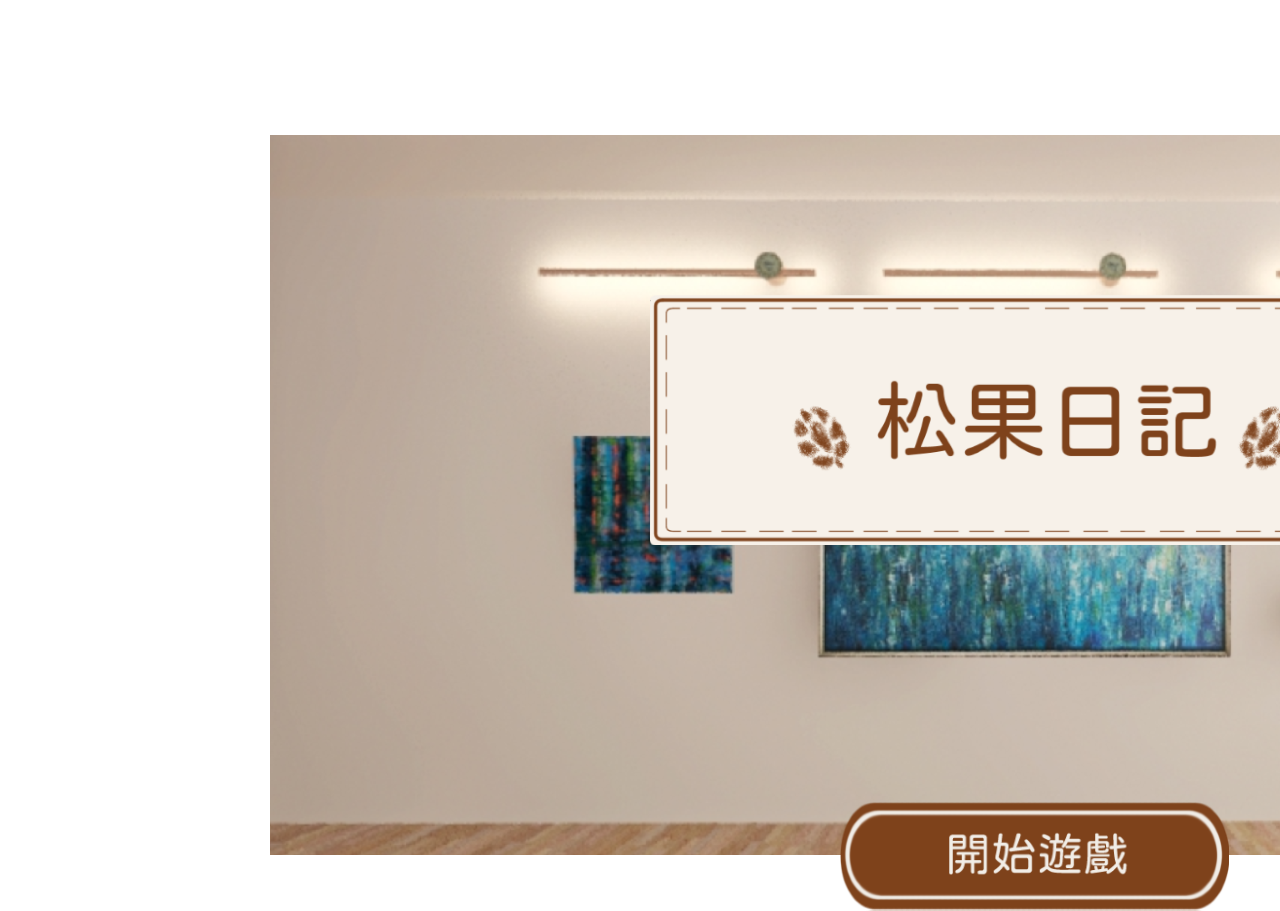
<file: index.html>
<!DOCTYPE html>
<html lang="zh-TW">

<head>
    <meta charset="UTF-8">
    <meta name="viewport" content="width=device-width, initial-scale=1.0">
    <meta http-equiv="X-UA-Compatible" content="ie=edge">
    <title>圖片的版面練習</title>

    <link rel="stylesheet" href="https://stackpath.bootstrapcdn.com/bootstrap/4.4.1/css/bootstrap.min.css"
        integrity="sha384-Vkoo8x4CGsO3+Hhxv8T/Q5PaXtkKtu6ug5TOeNV6gBiFeWPGFN9MuhOf23Q9Ifjh" crossorigin="anonymous">
    <link href="https://cdn.bootcdn.net/ajax/libs/font-awesome/5.13.0/css/all.css" rel="stylesheet">
    <link rel="stylesheet" href="./css/img.css">
</head>

<body>
    <!-- <img src="./img/01.jpg" alt="燈塔"> -->


    <div id="box1">



        <div id="box">
            <div class="jour">
                <!-- <audio controls autoplay loop>

                    <source src="/松果/y2mate.com - 可愛 (Cute) _ Bensound 免費音樂庫 (No Copyright Music)_4Y7mnTrvWgc.mp3"
                        type="audio/mpeg">
                    Your browser does not support the audio element.
                </audio> -->
            </div>
            <div class="img-squre img-place">

            </div>

            <div class="img-triangle img-things">
                <a href="phone1.html" target="_blank" style="width: 100%;height: 100%;display: block;" class="link"></a>
            </div>

            <div class="img-food img-food1">

            </div>
            <div class="img-paper img-paper1">
                <a href="https://discordapp.com/" target="_blank" style="width: 100%;height: 100%;display: block;"
                    class="link"></a>
            </div>
            <div class="img-anime img-anime1">
                <a href="https://ani.gamer.com.tw/" target="_blank" style="width: 100%;height: 100%;display: block;"
                    class="link"></a>
            </div>
        </div>


        <script src="https://code.jquery.com/jquery-3.5.1.slim.min.js"
            integrity="sha384-DfXdz2htPH0lsSSs5nCTpuj/zy4C+OGpamoFVy38MVBnE+IbbVYUew+OrCXaRkfj" crossorigin="anonymous">
        </script>
        <script src="https://cdn.jsdelivr.net/npm/popper.js@1.16.0/dist/umd/popper.min.js"
            integrity="sha384-Q6E9RHvbIyZFJoft+2mJbHaEWldlvI9IOYy5n3zV9zzTtmI3UksdQRVvoxMfooAo" crossorigin="anonymous">
        </script>
        <script src="https://stackpath.bootstrapcdn.com/bootstrap/4.5.0/js/bootstrap.min.js"
            integrity="sha384-OgVRvuATP1z7JjHLkuOU7Xw704+h835Lr+6QL9UvYjZE3Ipu6Tp75j7Bh/kR0JKI" crossorigin="anonymous">
        </script>
        <script src="./js/phone.js"></script>
</body>

</html>
</file>
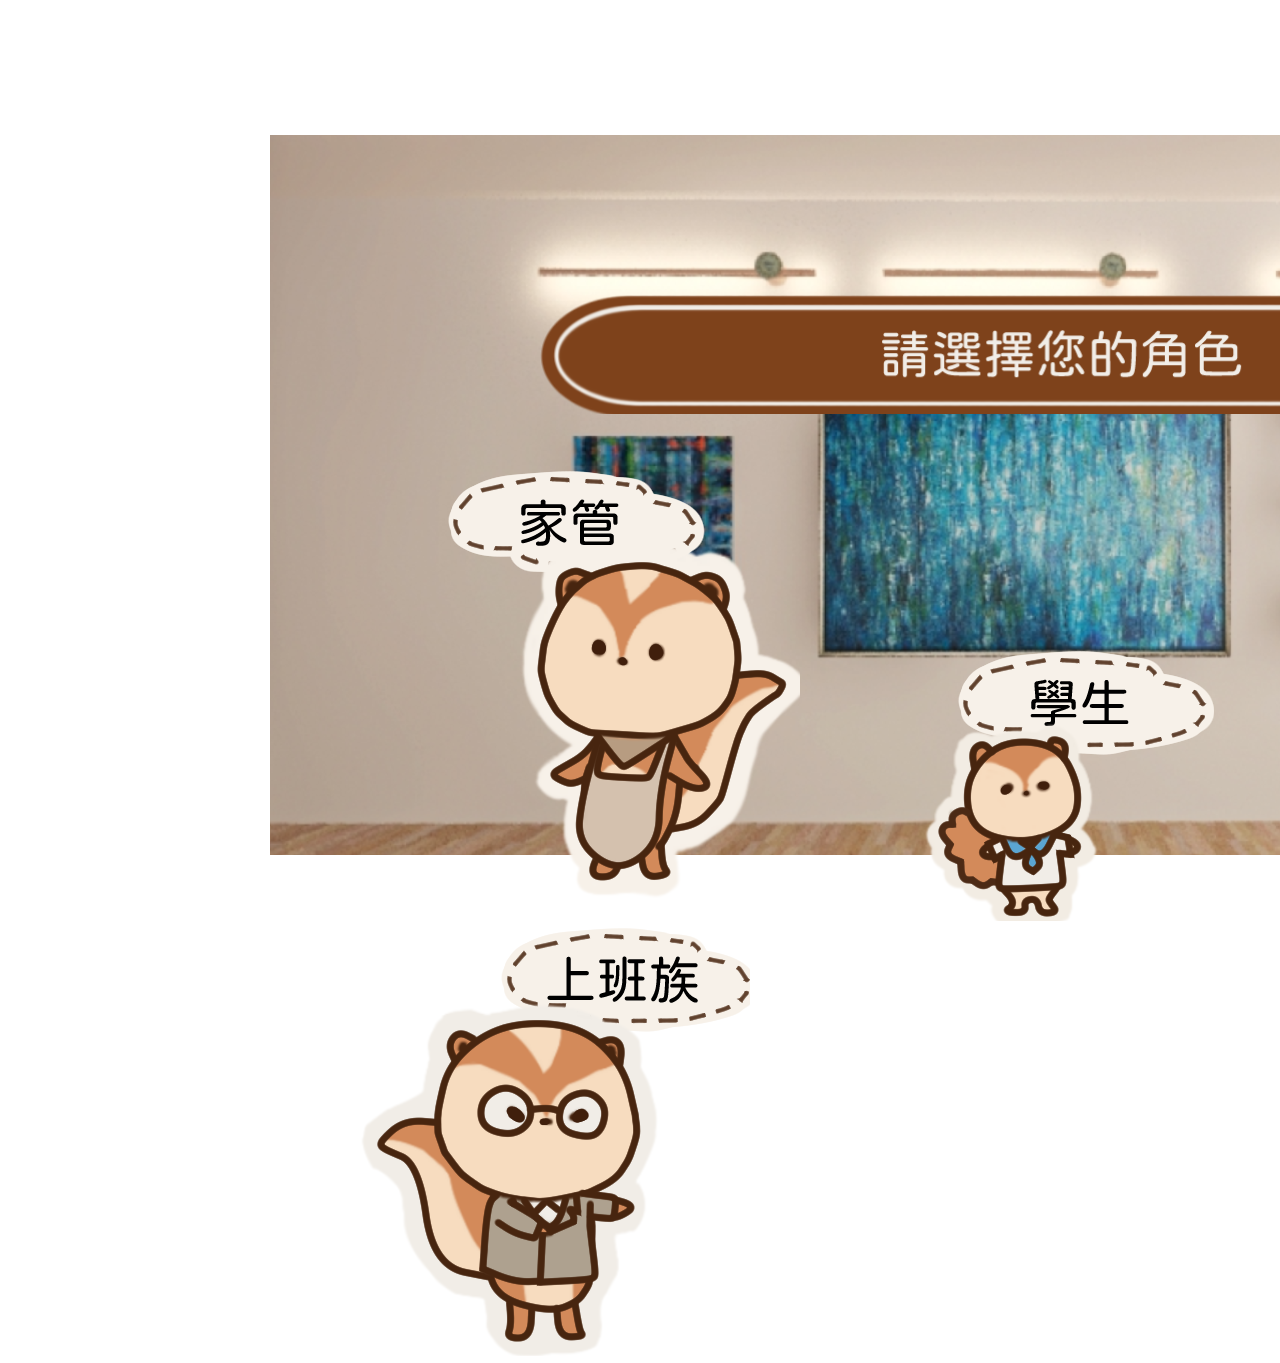
<file: phone1.html>
<!DOCTYPE html>
<html lang="zh-TW">

<head>
    <meta charset="UTF-8">
    <meta name="viewport" content="width=device-width, initial-scale=1.0">
    <meta http-equiv="X-UA-Compatible" content="ie=edge">
    <title>圖片的版面練習</title>
    <link rel="stylesheet" href="https://stackpath.bootstrapcdn.com/bootstrap/4.4.1/css/bootstrap.min.css"
        integrity="sha384-Vkoo8x4CGsO3+Hhxv8T/Q5PaXtkKtu6ug5TOeNV6gBiFeWPGFN9MuhOf23Q9Ifjh" crossorigin="anonymous">
    <link href="https://cdn.bootcdn.net/ajax/libs/font-awesome/5.13.0/css/all.css" rel="stylesheet">
    <link rel="stylesheet" href="./css/img1.css">
</head>

<body>
    <!-- <img src="./img/01.jpg" alt="燈塔"> -->


    <div id="box1">



        <div id="box">
            <div class="jour">

            </div>
            <div class="img-squre img-place">

            </div>

            <div class="img-triangle img-things">
                <a href="phone2.html" target="_blank" style="width: 100%;height: 100%;display: block;" class="link"></a>
            </div>
            <div class="img-triangle1 img-things1">

            </div>
            <div class="img-triangle2 img-things2">

            </div>
        </div>

        <div class="img-youtube img-youtube1">
            <a href="https://www.youtube.com/" target="_blank" style="width: 100%;height: 100%;display: block;"
                class="link"></a>
        </div>
        <div class="img-net img-net1">
            <a href="https://www.youtube.com/" target="_blank" style="width: 100%;height: 100%;display: block;"
                class="link"></a>
        </div>
        <div class="img-food img-food1">
            <a href="https://www.foodpanda.com.tw/" target="_blank" style="width: 100%;height: 100%;display: block;"
                class="link"></a>
        </div>
        <div class="img-paper img-paper1">
            <a href="https://discordapp.com/" target="_blank" style="width: 100%;height: 100%;display: block;"
                class="link"></a>
        </div>
        <div class="img-anime img-anime1">
            <a href="https://ani.gamer.com.tw/" target="_blank" style="width: 100%;height: 100%;display: block;"
                class="link"></a>
        </div>
    </div>


    <script src="https://code.jquery.com/jquery-3.4.1.slim.min.js"
        integrity="sha384-J6qa4849blE2+poT4WnyKhv5vZF5SrPo0iEjwBvKU7imGFAV0wwj1yYfoRSJoZ+n" crossorigin="anonymous">
    </script>
    <script src="https://cdn.jsdelivr.net/npm/popper.js@1.16.0/dist/umd/popper.min.js"
        integrity="sha384-Q6E9RHvbIyZFJoft+2mJbHaEWldlvI9IOYy5n3zV9zzTtmI3UksdQRVvoxMfooAo" crossorigin="anonymous">
    </script>
    <script src="https://stackpath.bootstrapcdn.com/bootstrap/4.4.1/js/bootstrap.min.js"
        integrity="sha384-wfSDF2E50Y2D1uUdj0O3uMBJnjuUD4Ih7YwaYd1iqfktj0Uod8GCExl3Og8ifwB6" crossorigin="anonymous">
    </script>
    <script src="https://code.jquery.com/jquery-3.5.1.js"></script>
</body>

</html>
</file>
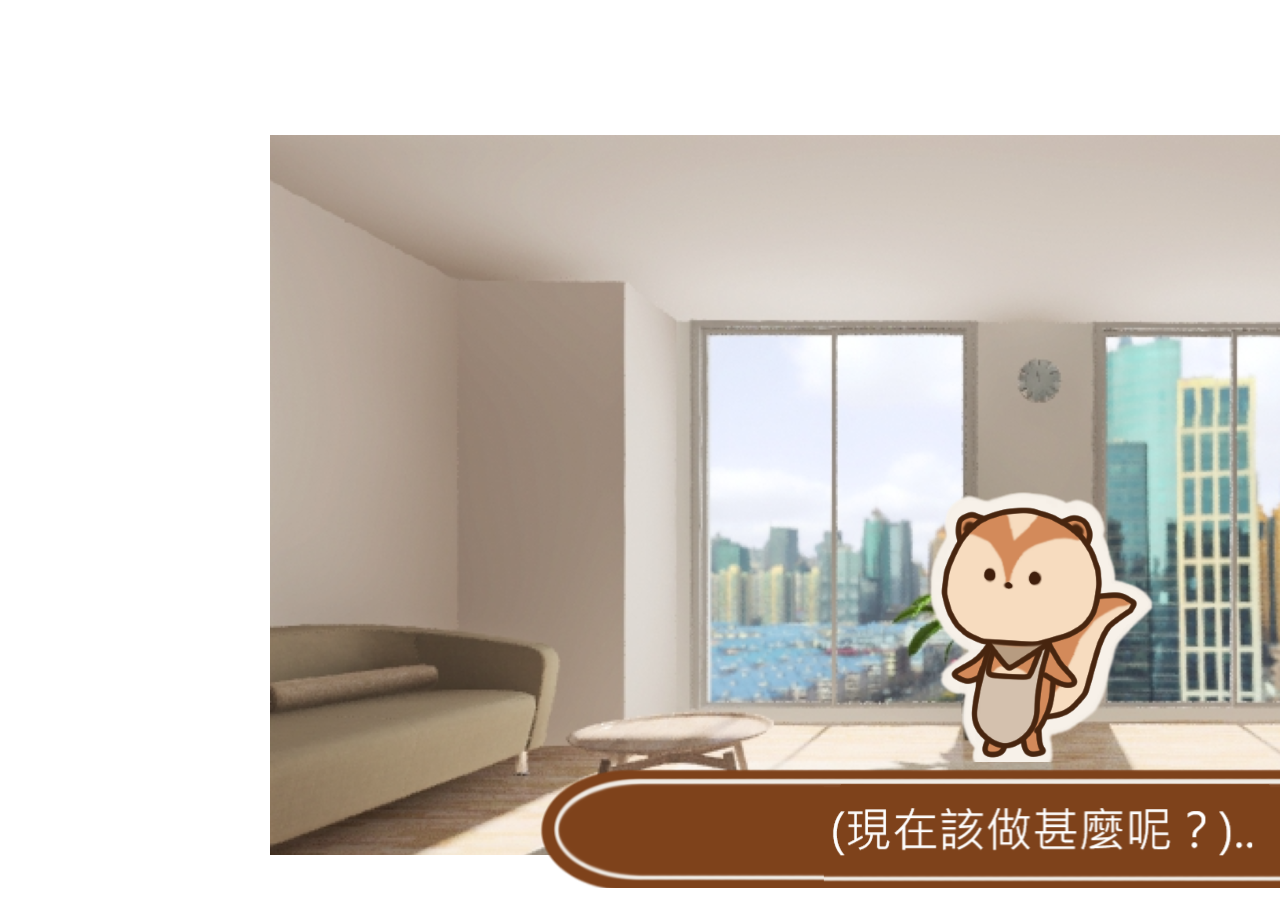
<file: phone2.html>
<!DOCTYPE html>
<html lang="zh-TW">

<head>
    <meta charset="UTF-8">
    <meta name="viewport" content="width=device-width, initial-scale=1.0">
    <meta http-equiv="X-UA-Compatible" content="ie=edge">
    <title>圖片的版面練習</title>
    <link rel="stylesheet" href="https://stackpath.bootstrapcdn.com/bootstrap/4.4.1/css/bootstrap.min.css"
        integrity="sha384-Vkoo8x4CGsO3+Hhxv8T/Q5PaXtkKtu6ug5TOeNV6gBiFeWPGFN9MuhOf23Q9Ifjh" crossorigin="anonymous">
    <link href="https://cdn.bootcdn.net/ajax/libs/font-awesome/5.13.0/css/all.css" rel="stylesheet">
    <link rel="stylesheet" href="./css/img2.css">

</head>

<body>
    <!-- <img src="./img/01.jpg" alt="燈塔"> -->


    <div id="box1">



        <div id="box">
            <div id="data" style="display: inline-block;">

            </div>
            <div class="img-things1 img-triangle1" id="man">

            </div>
            <div id="data1" style="display: inline-block;">

            </div>
            <div class="img-triangle img-things" id="main">

            </div>
            <div class="img-squre img-place">

            </div>
        </div>

        <div class="img-youtube img-youtube1">
            <a href="https://www.youtube.com/" target="_blank" style="width: 100%;height: 100%;display: block;"
                class="link"></a>
        </div>
        <div class="img-net img-net1">
            <a href="https://www.youtube.com/" target="_blank" style="width: 100%;height: 100%;display: block;"
                class="link"></a>
        </div>
        <div class="img-food img-food1">
            <a href="https://www.foodpanda.com.tw/" target="_blank" style="width: 100%;height: 100%;display: block;"
                class="link"></a>
        </div>
        <div class="img-paper img-paper1">
            <a href="https://discordapp.com/" target="_blank" style="width: 100%;height: 100%;display: block;"
                class="link"></a>
        </div>
        <div class="img-anime img-anime1">
            <a href="https://ani.gamer.com.tw/" target="_blank" style="width: 100%;height: 100%;display: block;"
                class="link"></a>
        </div>
    </div>


    <script src="https://code.jquery.com/jquery-3.4.1.slim.min.js"
        integrity="sha384-J6qa4849blE2+poT4WnyKhv5vZF5SrPo0iEjwBvKU7imGFAV0wwj1yYfoRSJoZ+n" crossorigin="anonymous">
    </script>
    <script src="https://cdn.jsdelivr.net/npm/popper.js@1.16.0/dist/umd/popper.min.js"
        integrity="sha384-Q6E9RHvbIyZFJoft+2mJbHaEWldlvI9IOYy5n3zV9zzTtmI3UksdQRVvoxMfooAo" crossorigin="anonymous">
    </script>
    <script src="https://stackpath.bootstrapcdn.com/bootstrap/4.4.1/js/bootstrap.min.js"
        integrity="sha384-wfSDF2E50Y2D1uUdj0O3uMBJnjuUD4Ih7YwaYd1iqfktj0Uod8GCExl3Og8ifwB6" crossorigin="anonymous">
    </script>
    <script src="https://code.jquery.com/jquery-3.5.1.js"></script>
    <script src="./js/phone.js"></script>
</body>

</html>
</file>
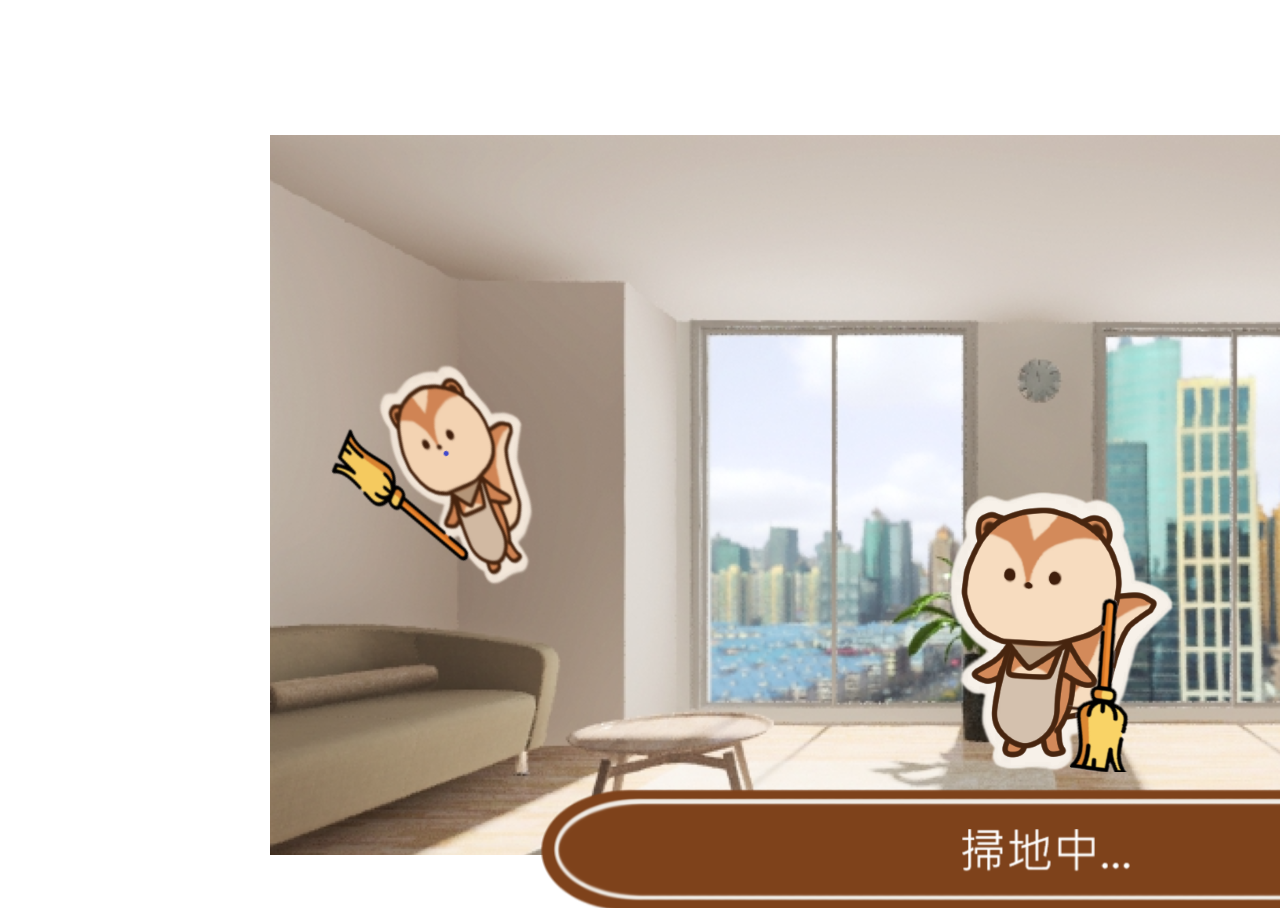
<file: phone3.html>
<!DOCTYPE html>
<html lang="zh-TW">

<head>
    <meta charset="UTF-8">
    <meta name="viewport" content="width=device-width, initial-scale=1.0">
    <meta http-equiv="X-UA-Compatible" content="ie=edge">
    <title>圖片的版面練習</title>
    <link rel="stylesheet" href="https://stackpath.bootstrapcdn.com/bootstrap/4.4.1/css/bootstrap.min.css"
        integrity="sha384-Vkoo8x4CGsO3+Hhxv8T/Q5PaXtkKtu6ug5TOeNV6gBiFeWPGFN9MuhOf23Q9Ifjh" crossorigin="anonymous">
    <link href="https://cdn.bootcdn.net/ajax/libs/font-awesome/5.13.0/css/all.css" rel="stylesheet">
    <link rel="stylesheet" href="./css/img3.css">

</head>

<body>
    <!-- <img src="./img/01.jpg" alt="燈塔"> -->


    <div id="box1">



        <div id="box">
            <div id="data" style="display: inline-block;">

            </div>
            <div class="img-things1 img-triangle1" id="man">

            </div>
            <div id="data1" style="display: inline-block;">

            </div>
            <div class="img-triangle img-things" id="main">
                <img src="./pcone/打掃.png" alt="">
            </div>



            <div class="img-squre img-place">

            </div>



        </div>

        <div class="img-youtube img-youtube1">
            <a href="https://www.youtube.com/" target="_blank" style="width: 100%;height: 100%;display: block;"
                class="link"></a>
        </div>
        <div class="img-net img-net1">
            <a href="https://www.youtube.com/" target="_blank" style="width: 100%;height: 100%;display: block;"
                class="link"></a>
        </div>
        <div class="img-food img-food1">
            <a href="https://www.foodpanda.com.tw/" target="_blank" style="width: 100%;height: 100%;display: block;"
                class="link"></a>
        </div>
        <div class="img-paper img-paper1">
            <a href="https://discordapp.com/" target="_blank" style="width: 100%;height: 100%;display: block;"
                class="link"></a>
        </div>
        <div class="img-anime img-anime1">
            <a href="https://ani.gamer.com.tw/" target="_blank" style="width: 100%;height: 100%;display: block;"
                class="link"></a>
        </div>
    </div>


    <script src="https://code.jquery.com/jquery-3.4.1.slim.min.js"
        integrity="sha384-J6qa4849blE2+poT4WnyKhv5vZF5SrPo0iEjwBvKU7imGFAV0wwj1yYfoRSJoZ+n" crossorigin="anonymous">
    </script>
    <script src="https://cdn.jsdelivr.net/npm/popper.js@1.16.0/dist/umd/popper.min.js"
        integrity="sha384-Q6E9RHvbIyZFJoft+2mJbHaEWldlvI9IOYy5n3zV9zzTtmI3UksdQRVvoxMfooAo" crossorigin="anonymous">
    </script>
    <script src="https://stackpath.bootstrapcdn.com/bootstrap/4.4.1/js/bootstrap.min.js"
        integrity="sha384-wfSDF2E50Y2D1uUdj0O3uMBJnjuUD4Ih7YwaYd1iqfktj0Uod8GCExl3Og8ifwB6" crossorigin="anonymous">
    </script>
    <script src="https://code.jquery.com/jquery-3.5.1.js"></script>
    <script src="./js/phone2.js"></script>
</body>

</html>
</file>
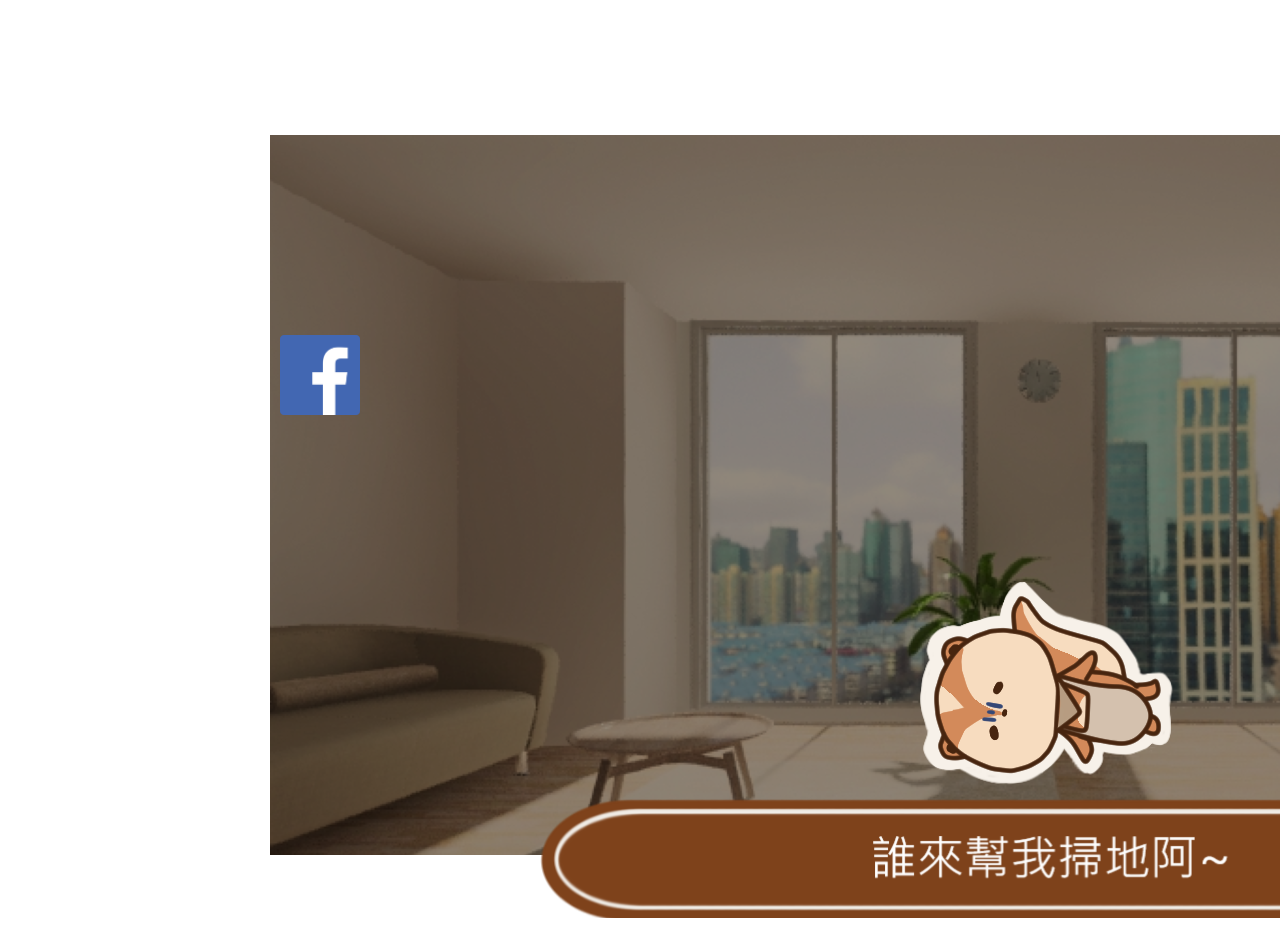
<file: phone4.html>
<!DOCTYPE html>
<html lang="zh-TW">

<head>
    <meta charset="UTF-8">
    <meta name="viewport" content="width=device-width, initial-scale=1.0">
    <meta http-equiv="X-UA-Compatible" content="ie=edge">
    <title>圖片的版面練習</title>
    <link rel="stylesheet" href="https://stackpath.bootstrapcdn.com/bootstrap/4.4.1/css/bootstrap.min.css"
        integrity="sha384-Vkoo8x4CGsO3+Hhxv8T/Q5PaXtkKtu6ug5TOeNV6gBiFeWPGFN9MuhOf23Q9Ifjh" crossorigin="anonymous">
    <link href="https://cdn.bootcdn.net/ajax/libs/font-awesome/5.13.0/css/all.css" rel="stylesheet">
    <link rel="stylesheet" href="./css/img4.css">

</head>

<body>
    <!-- <img src="./img/01.jpg" alt="燈塔"> -->


    <div id="box1">



        <div id="box">
            <div class="img-things1 img-triangle1" id="man">

            </div>
            <div id="data" style="display: inline-block;">

            </div>

            <div class="img-triangle img-things" id="main">

                <img src="./pcone/松鼠三條線.png" alt="">

            </div>


            <div class="img-squre img-place">

            </div>



        </div>

        <div class="img-youtube img-youtube1">
            <a href="https://www.youtube.com/" target="_blank" style="width: 100%;height: 100%;display: block;"
                class="link"></a>
        </div>
        <div class="img-net img-net1">
            <a href="https://www.youtube.com/" target="_blank" style="width: 100%;height: 100%;display: block;"
                class="link"></a>
        </div>
        <div class="img-food img-food1">
            <a href="https://www.foodpanda.com.tw/" target="_blank" style="width: 100%;height: 100%;display: block;"
                class="link"></a>
        </div>
        <div class="img-paper img-paper1">
            <a href="https://discordapp.com/" target="_blank" style="width: 100%;height: 100%;display: block;"
                class="link"></a>
        </div>
        <div class="img-anime img-anime1">
            <a href="https://ani.gamer.com.tw/" target="_blank" style="width: 100%;height: 100%;display: block;"
                class="link"></a>
        </div>
    </div>


    <script src="https://code.jquery.com/jquery-3.4.1.slim.min.js"
        integrity="sha384-J6qa4849blE2+poT4WnyKhv5vZF5SrPo0iEjwBvKU7imGFAV0wwj1yYfoRSJoZ+n" crossorigin="anonymous">
    </script>
    <script src="https://cdn.jsdelivr.net/npm/popper.js@1.16.0/dist/umd/popper.min.js"
        integrity="sha384-Q6E9RHvbIyZFJoft+2mJbHaEWldlvI9IOYy5n3zV9zzTtmI3UksdQRVvoxMfooAo" crossorigin="anonymous">
    </script>
    <script src="https://stackpath.bootstrapcdn.com/bootstrap/4.4.1/js/bootstrap.min.js"
        integrity="sha384-wfSDF2E50Y2D1uUdj0O3uMBJnjuUD4Ih7YwaYd1iqfktj0Uod8GCExl3Og8ifwB6" crossorigin="anonymous">
    </script>
    <script src="https://code.jquery.com/jquery-3.5.1.js"></script>
    <script src="./js/phone4.js"></script>
</body>

</html>
</file>
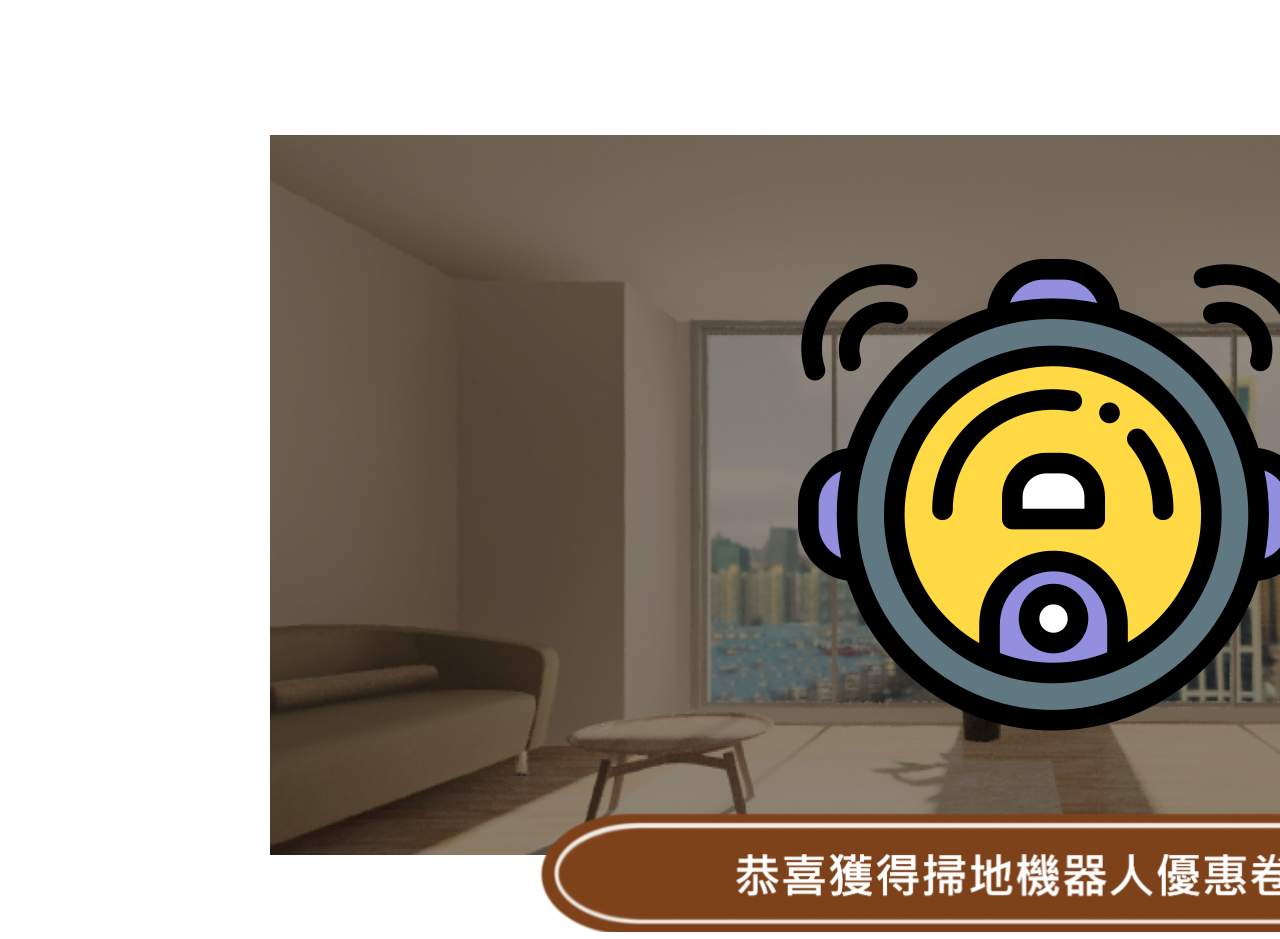
<file: phone5.html>
<!DOCTYPE html>
<html lang="zh-TW">

<head>
    <meta charset="UTF-8">
    <meta name="viewport" content="width=device-width, initial-scale=1.0">
    <meta http-equiv="X-UA-Compatible" content="ie=edge">
    <title>圖片的版面練習</title>
    <link rel="stylesheet" href="https://stackpath.bootstrapcdn.com/bootstrap/4.4.1/css/bootstrap.min.css"
        integrity="sha384-Vkoo8x4CGsO3+Hhxv8T/Q5PaXtkKtu6ug5TOeNV6gBiFeWPGFN9MuhOf23Q9Ifjh" crossorigin="anonymous">
    <link href="https://cdn.bootcdn.net/ajax/libs/font-awesome/5.13.0/css/all.css" rel="stylesheet">
    <link rel="stylesheet" href="./css/img5.css">

</head>

<body>
    <!-- <img src="./img/01.jpg" alt="燈塔"> -->


    <div id="box1">



        <div id="box">
            <!-- <div class="img-things1 img-triangle1" id="man">

            </div> -->
            <div id="data" style="display: inline-block;">

            </div>

            <div class="img-triangle img-things" id="main">



            </div>


            <div class="img-squre img-place">

            </div>



        </div>

        <div class="img-youtube img-youtube1">
            <a href="https://www.youtube.com/" target="_blank" style="width: 100%;height: 100%;display: block;"
                class="link"></a>
        </div>
        <div class="img-net img-net1">
            <a href="https://www.youtube.com/" target="_blank" style="width: 100%;height: 100%;display: block;"
                class="link"></a>
        </div>
        <div class="img-food img-food1">
            <a href="https://www.foodpanda.com.tw/" target="_blank" style="width: 100%;height: 100%;display: block;"
                class="link"></a>
        </div>
        <div class="img-paper img-paper1">
            <a href="https://discordapp.com/" target="_blank" style="width: 100%;height: 100%;display: block;"
                class="link"></a>
        </div>
        <div class="img-anime img-anime1">
            <a href="https://ani.gamer.com.tw/" target="_blank" style="width: 100%;height: 100%;display: block;"
                class="link"></a>
        </div>
    </div>


    <script src="https://code.jquery.com/jquery-3.4.1.slim.min.js"
        integrity="sha384-J6qa4849blE2+poT4WnyKhv5vZF5SrPo0iEjwBvKU7imGFAV0wwj1yYfoRSJoZ+n" crossorigin="anonymous">
    </script>
    <script src="https://cdn.jsdelivr.net/npm/popper.js@1.16.0/dist/umd/popper.min.js"
        integrity="sha384-Q6E9RHvbIyZFJoft+2mJbHaEWldlvI9IOYy5n3zV9zzTtmI3UksdQRVvoxMfooAo" crossorigin="anonymous">
    </script>
    <script src="https://stackpath.bootstrapcdn.com/bootstrap/4.4.1/js/bootstrap.min.js"
        integrity="sha384-wfSDF2E50Y2D1uUdj0O3uMBJnjuUD4Ih7YwaYd1iqfktj0Uod8GCExl3Og8ifwB6" crossorigin="anonymous">
    </script>
    <script src="https://code.jquery.com/jquery-3.5.1.js"></script>
    <!-- <script src="/phone4.js"></script> -->
</body>

</html>
</file>
<file: css/img.css>
#box {

    height: 80vh;
    margin-left: auto;
    margin-right: auto;
    background-size: cover;
    background-position-x: center;
    background-position-y: 20px;
    background-repeat: no-repeat;
}

#box1 {
    margin-left: 30vh;
    margin-top: 15vh;
    background-image: url(../pcone/客廳_Unnamed\ space-181.png);
    background-repeat: no-repeat;

}



.img-squre {
    width: 780px;
    height: 250px;
    background-size: cover;
    display: inline-block;
}




.img-place {
    background-image: url(../pcone/日記.png);
    margin-left: 380px;
    margin-top: 160px;
}

.img-things {
    background-image: url(../pcone/開始.png);
    margin-left: 570px;
    margin-top: 250px;
}


.img-triangle {
    width: 389px;
    height: 109px;

}

a:hover {
    background-color: #4e2d2196;
    border-radius: 25%;
    box-shadow: -5px -5px 2px #79554891;
}
</file>
<file: css/img1.css>
#box {

    height: 80vh;
    margin-left: auto;
    margin-right: auto;
    background-size: cover;
    background-position-x: center;
    background-position-y: 20px;
    background-repeat: no-repeat;
}

#box1 {
    margin-left: 30vh;
    margin-top: 15vh;
    background-image: url(../pcone/客廳_Unnamed\ space-181.png);
    background-repeat: no-repeat;

}



.img-squre {
    width: 1000px;
    height: 119px;
    background-size: cover;
    display: inline-block;
}




.img-place {
    background-image: url(../pcone/Title_2.png);
    margin-left: 270px;
    margin-top: 160px;
}

.img-things {
    background-image: url(../pcone/家管.png);
    margin-left: 170px;
    margin-top: 50px;
    display: inline-block;
    background-repeat: no-repeat;
    background-position-x: 8px;

}


.img-triangle {
    width: 360px;
    height: 450px;

}

.img-things1 {
    background-image: url(../pcone/學生.png);
    margin-left: 120px;
    display: inline-block;
}


.img-triangle1 {
    width: 290px;
    height: 270px;
}


.img-things2 {
    background-image: url(../pcone/上班族.png);
    margin-left: 90px;
    display: inline-block;
}


.img-triangle2 {
    width: 390px;
    height: 428px;
}

a:hover {
    background-image: url(../pcone/家管.png);
    background-position-x: 13px;
    background-position-y: -3px;
    background-repeat: no-repeat;
}
</file>
<file: css/img2.css>
#box {

    height: 80vh;
    margin-left: auto;
    margin-right: auto;
    background-size: cover;
    background-position-x: center;
    background-position-y: 20px;
    background-repeat: no-repeat;
}

#box1 {
    margin-left: 30vh;
    margin-top: 15vh;
    background-image: url(../pcone/客廳_Unnamed\ space-9.png);
    background-repeat: no-repeat;

}



.img-squre {
    width: 1000px;
    height: 119px;
    background-size: cover;
    display: inline-block;
}




.img-place {
    background-image: url(../pcone/做啥.png);
    margin-left: 270px;

}

.img-things {
    background-image: url(../pcone/Sq_H.png);
    margin-left: 650px;

    display: inline-block;
    background-repeat: no-repeat;
    background-position-x: 8px;
}


.img-triangle {
    width: 360px;
    height: 270px;

}

.img-things1 {
    background-image: url();
    margin-left: 800px;
    display: inline-block;
    margin-top: 200px;
    box-sizing: border-box;
}


.img-triangle1 {
    width: 150px;
    height: 150px;
}


.img-things2 {
    background-image: url(../pcone/打掃5.png);
    margin-left: 20px;
    display: inline-block;
}


.img-triangle2 {
    width: 218px;
    height: 88px;
}

a:hover {
    background-image: url();
    background-position-x: 9px;
    background-position-y: -3px;
    background-repeat: no-repeat;
}

.img-things3 {
    background-image: url(../pcone/煮飯.png);
    margin-left: 80px;
    display: inline-block;
}


.img-triangle3 {
    width: 218px;
    height: 88px;
}
</file>
<file: css/img3.css>
#box {

    height: 80vh;
    margin-left: auto;
    margin-right: auto;
    background-size: cover;
    background-position-x: center;
    background-position-y: 20px;
    background-repeat: no-repeat;
}

#box1 {
    margin-left: 30vh;
    margin-top: 15vh;
    background-image: url(../pcone/客廳1.png);
    background-repeat: no-repeat;

}



.img-squre {
    width: 1000px;
    height: 119px;
    background-size: cover;
    display: inline-block;
}




.img-place {
    background-image: url(../pcone/掃地中.png);
    margin-left: 270px;

}

.img-things {

    margin-left: 678px;

    display: inline-block;
    background-repeat: no-repeat;
    background-position-x: 8px;
}


.img-triangle {
    width: 360px;
    height: 297px;

}

.img-things1 {
    background-image: url();
    margin-left: 800px;
    display: inline-block;
    margin-top: 200px;
}


.img-triangle1 {
    width: 150px;
    height: 150px;
}


.img-things2 {
    background-image: url(../pcone/掃完拖地.png);
    margin-left: 20px;
    display: inline-block;
}


.img-triangle2 {
    width: 205px;
    height: 118px;

}

a:hover {
    background-image: url();
    background-position-x: 9px;
    background-position-y: -3px;
    background-repeat: no-repeat;
}

.img-things4 {
    background-image: url(../pcone/不想掃.png);
    margin-left: 80px;
    display: inline-block;
}


.img-triangle4 {
    width: 200px;
    height: 118px;
}
</file>
<file: css/img4.css>
#box {

    height: 80vh;
    margin-left: auto;
    margin-right: auto;
    background-size: cover;
    background-position-x: center;
    background-position-y: 20px;
    background-repeat: no-repeat;
}

#box1 {
    margin-left: 30vh;
    margin-top: 15vh;
    background-image: url(../pcone/end.png);
    background-repeat: no-repeat;

}



.img-squre {
    width: 1000px;
    height: 119px;
    background-size: cover;
    display: inline-block;
}




.img-place {
    background-image: url(../pcone/誰來.png);
    margin-left: 270px;

}

.img-things {
    background-image: url();
    margin-left: 650px;

    display: inline-block;
    background-repeat: no-repeat;
    background-position-x: 8px;
    margin-top: 80px;
}



.img-triangle {
    width: 360px;
    height: 217px;

}

.img-things1 {
    background-image: url(../pcone/fb.png);
    /* margin-left: 800px; */
    display: inline-block;
    margin-top: 200px;
    background-size: contain;
    margin-bottom: 80px;
    background-position-x: 10px;
    background-repeat: no-repeat;
}


.img-triangle1 {
    width: 900px;
    height: 80px;
}


.img-things2 {
    background-image: url(../pcone/獲得.png);
    margin-left: 160px;
    display: inline-block;
}


.img-triangle2 {
    width: 410px;
    height: 178px;
    background-repeat: no-repeat;
    /* padding-left: 200px; */
    background-position-x: 230px;

}

a:hover {
    background-image: url(../pcone/獲得.png);
    background-position-x: 230px;
    background-position-y: -5px;
    background-repeat: no-repeat;
}
</file>
<file: css/img5.css>
#box {

    height: 80vh;
    margin-left: auto;
    margin-right: auto;
    background-size: cover;
    background-position-x: center;
    background-position-y: 20px;
    background-repeat: no-repeat;
}

#box1 {
    margin-left: 30vh;
    margin-top: 15vh;
    background-image: url(../pcone/end.png);
    background-repeat: no-repeat;

}



.img-squre {
    width: 1000px;
    height: 119px;
    background-size: cover;
    display: inline-block;
}




.img-place {
    background-image: url(../pcone/恭喜.png);
    margin-left: 270px;

}

.img-things {
    background-image: url(../pcone/robot.png);
    margin-left: 520px;
    display: inline-block;
    background-repeat: no-repeat;
    background-position-x: 8px;
    margin-top: 80px;
}



.img-triangle {
    width: 560px;
    height: 567px;

}

.img-things1 {
    background-image: url(../pcone/fb.png);
    /* margin-left: 800px; */
    display: inline-block;
    margin-top: 200px;
    background-size: contain;
    margin-bottom: 80px;
    background-position-x: 10px;
    background-repeat: no-repeat;
}


.img-triangle1 {
    width: 900px;
    height: 80px;
}


.img-things2 {
    background-image: url(../pcone/獲得.png);
    margin-left: 160px;
    display: inline-block;
}


.img-triangle2 {
    width: 410px;
    height: 178px;
    background-repeat: no-repeat;
    /* padding-left: 200px; */
    background-position-x: 230px;

}

a:hover {
    background-image: url(../pcone/獲得.png);
    background-position-x: 230px;
    background-position-y: -5px;
    background-repeat: no-repeat;
}
</file>
